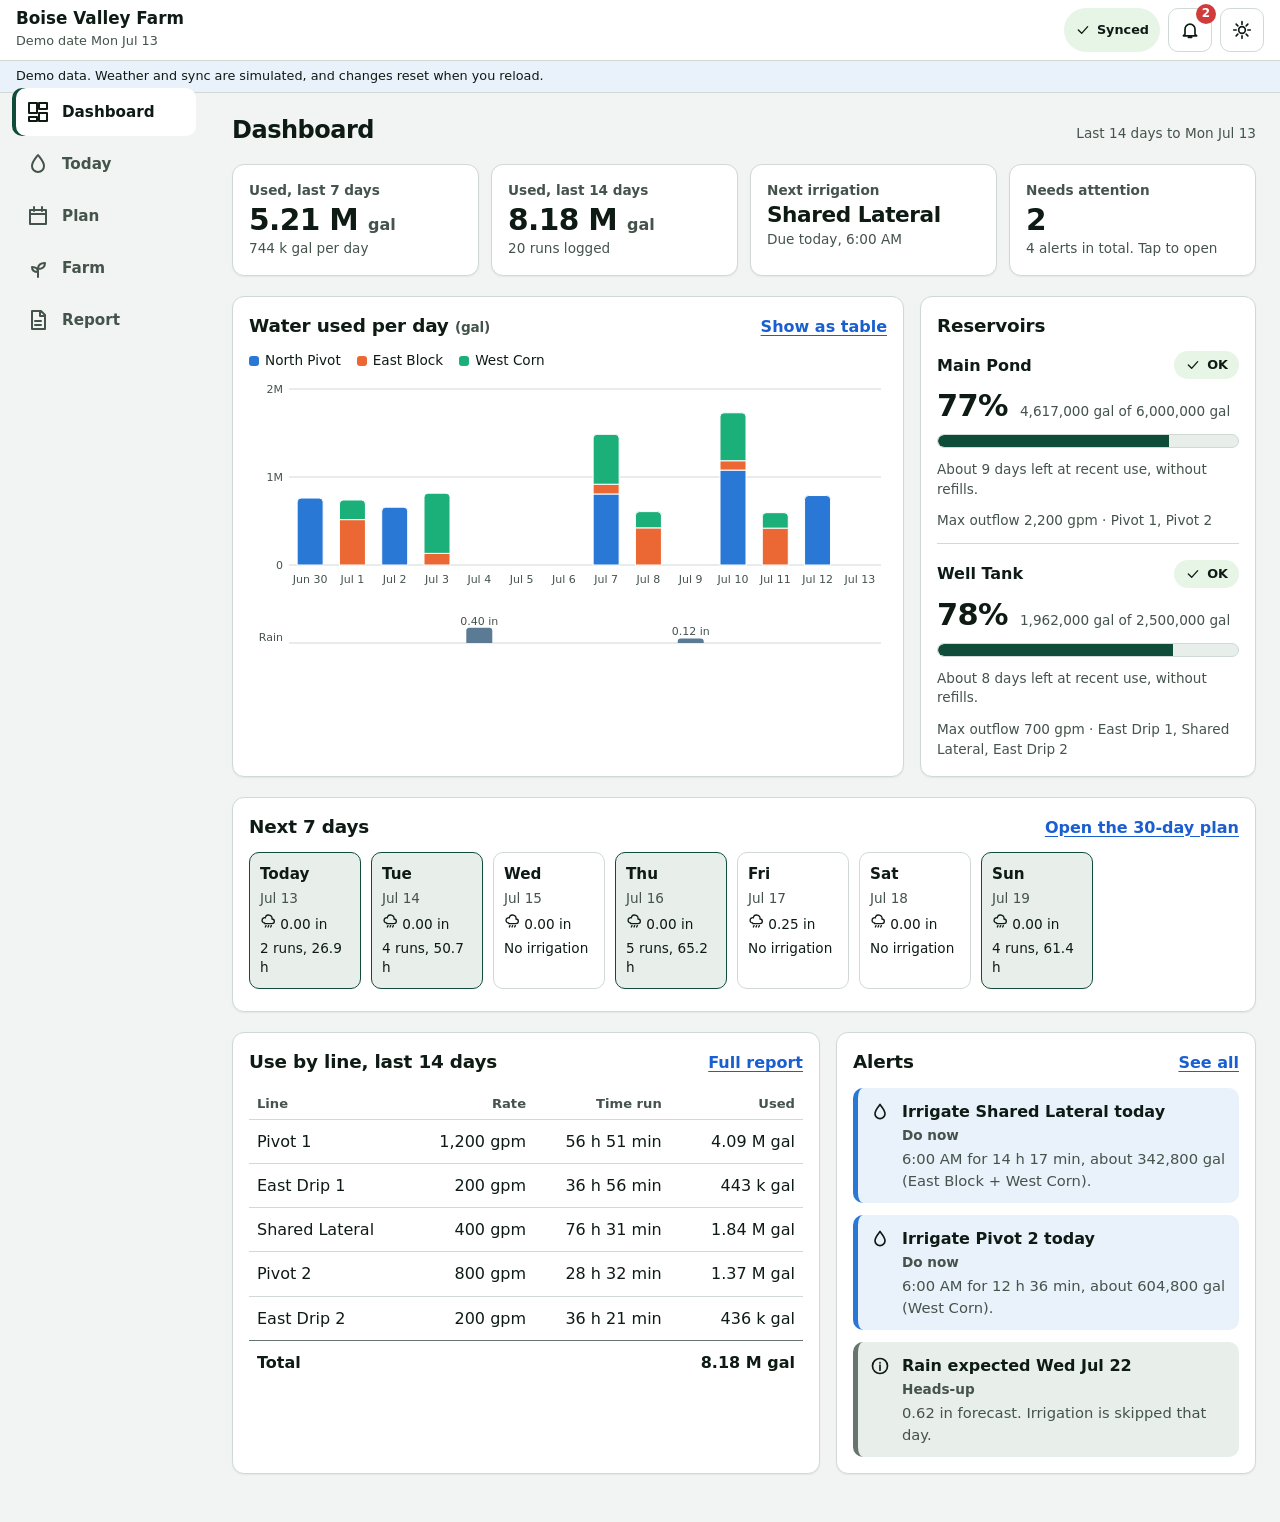
<file: docs/index.html>
<!doctype html>
<html lang="en">
<head>
  <meta charset="utf-8">
  <meta name="viewport" content="width=device-width, initial-scale=1, viewport-fit=cover">
  <title>FarmLand demo</title>
  <meta name="description" content="Irrigation tracking, water use and 30-day planning for small and medium farms. Demo with sample data.">
  <meta name="theme-color" content="#0f4c3a">
  <link rel="manifest" href="manifest.webmanifest">
  <link rel="icon" href="icons/icon-192.png">
  <link rel="apple-touch-icon" href="icons/apple-touch-icon.png">
  <link rel="stylesheet" href="styles.css">
</head>
<body>
  <div id="app"><p style="padding:24px;font:16px system-ui">Loading FarmLand demo…</p></div>
  <noscript><p style="padding:24px;font:16px system-ui">This demo needs JavaScript.</p></noscript>
  <script type="module" src="app.js"></script>
</body>
</html>
</file>
<file: docs/styles.css>
/* FarmLand v2 demo. Tokens first; everything below reads from them so branding can be swapped later. */
:root {
  color-scheme: light;
  --bg: #f1f4f2;
  --surface: #ffffff;
  --surface-2: #e8eeea;
  --ink: #0e1b15;
  --ink-2: #44534b;
  --ink-3: #66756d;
  --line: #d0d9d4;
  --accent: #0f4c3a;
  --accent-ink: #ffffff;
  --focus: #1a5fd0;
  --s1: #2a78d6; /* North Pivot */
  --s2: #eb6834; /* East Block */
  --s3: #1baf7a; /* West Corn */
  --rain: #5b7b95;
  --good: #0ca30c;
  --warn: #fab219;
  --serious: #ec835a;
  --crit: #d03b3b;
  --warn-bg: #fff6df;
  --crit-bg: #fdecec;
  --info-bg: #e9f1fb;
  --good-bg: #e6f5e6;
  --shadow: 0 1px 2px rgba(14, 27, 21, 0.06);
}
@media (prefers-color-scheme: dark) {
  :root:not([data-theme='light']) {
    color-scheme: dark;
    --bg: #0e1411;
    --surface: #17201b;
    --surface-2: #212c26;
    --ink: #eef3ef;
    --ink-2: #bcc8c0;
    --ink-3: #93a39a;
    --line: #2d3a33;
    --accent: #7fd1ad;
    --accent-ink: #08140e;
    --focus: #7db0ff;
    --s1: #3987e5;
    --s2: #d95926;
    --s3: #199e70;
    --rain: #8fb0cb;
    --warn-bg: #3a2f10;
    --crit-bg: #3b1d1d;
    --info-bg: #17283a;
    --good-bg: #17301a;
    --shadow: none;
  }
}

* { box-sizing: border-box; }
html { -webkit-text-size-adjust: 100%; }
body {
  margin: 0;
  background: var(--bg);
  color: var(--ink);
  font: 16px/1.45 system-ui, -apple-system, 'Segoe UI', Roboto, 'Helvetica Neue', Arial, sans-serif;
  font-variant-numeric: tabular-nums;
}
h1, h2, h3, p { margin: 0; }
h2 { font-size: 1.15rem; font-weight: 650; letter-spacing: -0.01em; }
h3 { font-size: 1rem; font-weight: 650; }
button, input, select { font: inherit; color: inherit; }
button { cursor: pointer; }
:focus-visible { outline: 3px solid var(--focus); outline-offset: 2px; }
.sr { position: absolute; width: 1px; height: 1px; overflow: hidden; clip: rect(0 0 0 0); white-space: nowrap; }
.muted { color: var(--ink-2); }
.small { font-size: 0.85rem; }
.num { font-variant-numeric: tabular-nums; }
.right { text-align: right; }
.row { display: flex; align-items: center; gap: 10px; }
.wrap { flex-wrap: wrap; }
.grow { flex: 1; min-width: 0; }
.stack > * + * { margin-top: 12px; }
.stack-lg > * + * { margin-top: 20px; }
.icon { width: 20px; height: 20px; flex: none; fill: none; stroke: currentColor; stroke-width: 2; stroke-linecap: round; stroke-linejoin: round; }

/* ---------- shell ---------- */
.app { min-height: 100dvh; }
.top {
  position: sticky; top: 0; z-index: 20; background: var(--surface); border-bottom: 1px solid var(--line);
  padding: max(8px, env(safe-area-inset-top)) 16px 8px; display: flex; align-items: center; gap: 8px;
}
.brand { min-width: 0; flex: 1; }
.brand b { display: block; font-size: 1.05rem; line-height: 1.2; white-space: nowrap; overflow: hidden; text-overflow: ellipsis; }
.brand span { font-size: 0.8rem; color: var(--ink-2); }
.iconbtn {
  position: relative; width: 44px; height: 44px; border-radius: 10px; border: 1px solid var(--line); background: var(--surface);
  display: grid; place-items: center;
}
.iconbtn .badge {
  position: absolute; top: -5px; right: -5px; min-width: 20px; height: 20px; padding: 0 5px; border-radius: 10px;
  background: var(--crit); color: #fff; font-size: 0.75rem; font-weight: 700; display: grid; place-items: center;
}
.demo-strip { background: var(--info-bg); color: var(--ink); font-size: 0.8rem; padding: 6px 16px; border-bottom: 1px solid var(--line); }
main { padding: 16px 16px 104px; max-width: 1180px; margin: 0 auto; }
.tabs {
  position: fixed; left: 0; right: 0; bottom: 0; z-index: 20; display: grid; grid-template-columns: repeat(5, 1fr);
  background: var(--surface); border-top: 1px solid var(--line); padding-bottom: env(safe-area-inset-bottom);
}
.tab {
  display: flex; flex-direction: column; align-items: center; justify-content: center; gap: 2px; min-height: 58px; padding: 6px 2px;
  color: var(--ink-2); text-decoration: none; font-size: 0.72rem; font-weight: 600; border-top: 3px solid transparent;
}
.tab[aria-current='page'] { color: var(--ink); border-top-color: var(--accent); }
.tab .icon { width: 24px; height: 24px; }
@media (min-width: 900px) {
  .app { display: grid; grid-template-columns: 208px minmax(0, 1fr); grid-template-rows: auto auto 1fr; }
  .top, .demo-strip { grid-column: 1 / -1; }
  .tabs {
    position: sticky; top: 72px; align-self: start; grid-row: 3; grid-column: 1; display: flex; flex-direction: column;
    border: 0; background: transparent; padding: 16px 12px; gap: 4px; height: calc(100dvh - 72px);
  }
  .tab { flex-direction: row; justify-content: flex-start; gap: 12px; font-size: 0.95rem; padding: 0 14px; min-height: 48px; border-radius: 10px; border-top: 0; }
  .tab[aria-current='page'] { background: var(--surface); box-shadow: inset 4px 0 0 var(--accent); }
  main { grid-row: 3; grid-column: 2; width: 100%; padding: 24px 24px 48px; }
}

/* ---------- primitives ---------- */
.card { background: var(--surface); border: 1px solid var(--line); border-radius: 12px; padding: 16px; box-shadow: var(--shadow); }
.card > header { display: flex; align-items: baseline; justify-content: space-between; gap: 12px; margin-bottom: 12px; }
.page-title { display: flex; align-items: flex-end; justify-content: space-between; gap: 12px; flex-wrap: wrap; margin-bottom: 16px; }
.page-title h1 { font-size: 1.5rem; font-weight: 700; letter-spacing: -0.02em; line-height: 1.15; }
.btn {
  display: inline-flex; align-items: center; justify-content: center; gap: 8px; min-height: 48px; padding: 0 18px; border-radius: 10px;
  border: 1.5px solid var(--line); background: var(--surface); font-weight: 650;
}
.btn.primary { background: var(--accent); color: var(--accent-ink); border-color: var(--accent); }
.btn.stop { background: var(--crit); color: #fff; border-color: var(--crit); }
.btn.sm { min-height: 44px; padding: 0 14px; font-size: 0.9rem; }
.btn.block { width: 100%; }
.btn[disabled] { opacity: 0.5; cursor: not-allowed; }
.link { background: none; border: 0; padding: 0; color: var(--focus); font-weight: 600; text-decoration: underline; text-underline-offset: 3px; }
.chip {
  display: inline-flex; align-items: center; gap: 6px; padding: 3px 10px; min-height: 28px; border-radius: 999px; font-size: 0.8rem;
  font-weight: 600; border: 1px solid var(--line); background: var(--surface); white-space: nowrap; color: var(--ink);
}
.chip .icon { width: 16px; height: 16px; }
.chip.good { background: var(--good-bg); border-color: transparent; }
.chip.warn { background: var(--warn-bg); border-color: transparent; }
.chip.crit { background: var(--crit-bg); border-color: transparent; }
.chip.info { background: var(--info-bg); border-color: transparent; }
.chip.btnlike { cursor: pointer; }
.dot { width: 10px; height: 10px; border-radius: 3px; flex: none; display: inline-block; }
.seg { display: inline-flex; border: 1.5px solid var(--line); border-radius: 10px; overflow: hidden; background: var(--surface); }
.seg button { border: 0; background: transparent; min-height: 44px; padding: 0 14px; font-weight: 600; color: var(--ink-2); }
.seg button + button { border-left: 1.5px solid var(--line); }
.seg button[aria-checked='true'] { background: var(--accent); color: var(--accent-ink); }
.field { display: block; }
.field > span { display: block; font-size: 0.85rem; font-weight: 600; margin-bottom: 4px; color: var(--ink-2); }
.input {
  width: 100%; min-height: 48px; padding: 0 12px; border: 1.5px solid var(--line); border-radius: 8px; background: var(--surface);
}
.row > .input { flex: 1; min-width: 0; }
.err { color: var(--crit); font-weight: 600; font-size: 0.9rem; }
@media (prefers-color-scheme: dark) { :root:not([data-theme='light']) .err { color: #ff8f8f; } }
.grid { display: grid; gap: 16px; }
.cols-2 { grid-template-columns: repeat(2, minmax(0, 1fr)); }
@media (min-width: 900px) {
  .dash-main { grid-template-columns: minmax(0, 8fr) minmax(0, 4fr); }
  .dash-bottom { grid-template-columns: minmax(0, 7fr) minmax(0, 5fr); }
  .cards-3 { grid-template-columns: repeat(3, minmax(0, 1fr)); }
  .cards-2 { grid-template-columns: repeat(2, minmax(0, 1fr)); }
  .kpis { grid-template-columns: repeat(4, minmax(0, 1fr)); }
}
.kpis { grid-template-columns: repeat(2, minmax(0, 1fr)); gap: 12px; }
.kpi .label { font-size: 0.85rem; color: var(--ink-2); font-weight: 600; }
.kpi .value { font-size: clamp(1.45rem, 6.4vw, 1.85rem); font-weight: 700; letter-spacing: -0.02em; line-height: 1.15; margin-top: 2px; }
.kpi .value small { font-size: 1rem; font-weight: 600; color: var(--ink-2); letter-spacing: 0; }
.kpi .sub { font-size: 0.85rem; color: var(--ink-2); margin-top: 2px; }
.kpi.btnlike { text-align: left; cursor: pointer; width: 100%; font: inherit; color: inherit; }

/* the formula: rate x time = volume, shown wherever a number is produced */
.formula {
  display: flex; flex-wrap: wrap; align-items: baseline; gap: 2px 10px; background: var(--surface-2); border-left: 4px solid var(--accent);
  padding: 8px 12px; border-radius: 4px 8px 8px 4px; font-variant-numeric: tabular-nums; font-size: 0.95rem;
}
.formula .op { color: var(--ink-2); }
.formula .res { font-weight: 750; font-size: 1.08rem; }

/* alerts */
.alert { display: flex; gap: 12px; padding: 12px; border-radius: 10px; border-left: 5px solid var(--ink-3); background: var(--surface-2); }
.alert .icon { margin-top: 2px; }
.alert.action { background: var(--info-bg); border-left-color: var(--s1); }
.alert.warn { background: var(--warn-bg); border-left-color: var(--warn); }
.alert.crit { background: var(--crit-bg); border-left-color: var(--crit); }
.alert b { display: block; }
.alert p { color: var(--ink-2); font-size: 0.92rem; margin-top: 2px; }

/* lines on Today */
.line-card { display: flex; flex-direction: column; gap: 12px; }
.line-card.running { border-color: var(--accent); box-shadow: 0 0 0 2px var(--accent); }
.timer { font-size: 2.4rem; font-weight: 750; letter-spacing: -0.02em; line-height: 1; }

/* gauges */
.gauge { height: 14px; border-radius: 7px; background: var(--surface-2); overflow: hidden; position: relative; border: 1px solid var(--line); }
.gauge > i { display: block; height: 100%; background: var(--accent); border-radius: 7px 0 0 7px; }
.gauge.low > i { background: var(--crit); }
.pct { font-size: 1.9rem; font-weight: 750; letter-spacing: -0.02em; line-height: 1; }

/* tables */
.tbl { width: 100%; border-collapse: collapse; }
.tbl th { text-align: left; font-size: 0.82rem; color: var(--ink-2); font-weight: 650; padding: 6px 8px; border-bottom: 1.5px solid var(--line); }
.tbl td { padding: 10px 8px; border-bottom: 1px solid var(--line); vertical-align: top; }
.tbl th.r, .tbl td.r { text-align: right; }
.tbl tr:last-child td { border-bottom: 0; }
.tbl tfoot td { font-weight: 700; border-top: 1.5px solid var(--ink-3); border-bottom: 0; }

/* charts */
.chart { position: relative; }
.chart svg { display: block; width: 100%; height: auto; overflow: visible; }
.chart text { fill: var(--ink-2); font-size: 11px; font-family: inherit; }
.chart .grid-line { stroke: var(--line); stroke-width: 1; }
.chart .bar-hit { fill: transparent; cursor: pointer; }
.chart .bar-hit:hover, .chart .bar-hit.on { fill: rgba(120, 140, 130, 0.14); }
.tip {
  position: absolute; z-index: 5; pointer-events: none; background: var(--surface); border: 1px solid var(--ink-3); border-radius: 8px;
  padding: 8px 10px; font-size: 0.82rem; box-shadow: 0 4px 14px rgba(0, 0, 0, 0.18); min-width: 150px; transform: translate(-50%, 0);
}
.tip b { display: block; margin-bottom: 4px; }
.tip .tr { display: flex; justify-content: space-between; gap: 12px; align-items: center; }
.legend { display: flex; flex-wrap: wrap; gap: 6px 16px; font-size: 0.85rem; margin: 0 0 8px; }
.legend span { display: inline-flex; align-items: center; gap: 6px; }

/* next 7 days */
.strip { display: flex; gap: 10px; overflow-x: auto; padding-bottom: 6px; scroll-snap-type: x proximity; }
.daychip {
  flex: 0 0 112px; scroll-snap-align: start; border: 1px solid var(--line); border-radius: 10px; padding: 10px; background: var(--surface);
  text-align: left; display: flex; flex-direction: column; gap: 4px; font-size: 0.85rem;
}
.daychip b { font-size: 0.95rem; }
.daychip.irr { border-color: var(--accent); background: var(--surface-2); }

/* plan */
.day { border-top: 1px solid var(--line); padding: 14px 0; }
.day:first-child { border-top: 0; }
.day.quiet { padding: 8px 0; }
.day-head { display: flex; align-items: center; gap: 10px; flex-wrap: wrap; }
.day-head b { min-width: 96px; }
.item {
  display: flex; align-items: center; gap: 12px; width: 100%; text-align: left; background: var(--surface); border: 1px solid var(--line);
  border-left: 5px solid var(--accent); border-radius: 8px; padding: 10px 12px; margin-top: 8px; min-height: 56px;
}
.item.short { border-left-color: var(--crit); background: var(--crit-bg); }
.item .big { font-weight: 700; }
.why-step { padding: 10px 0; border-top: 1px solid var(--line); }
.why-step:first-of-type { border-top: 0; }
.why-step h3 { font-size: 0.9rem; color: var(--ink-2); margin-bottom: 6px; font-weight: 650; }

/* report */
.rep-row { border-top: 1px solid var(--line); }
.rep-row > button {
  display: grid; grid-template-columns: 1fr auto; gap: 4px 12px; width: 100%; text-align: left; background: none; border: 0; padding: 12px 4px; min-height: 56px;
}
.rep-row .runs { padding: 0 4px 12px; display: grid; gap: 10px; }
.run-line { border: 1px solid var(--line); border-radius: 8px; padding: 10px; background: var(--bg); }
.print-only { display: none; }

/* sheets */
.scrim { position: fixed; inset: 0; z-index: 40; background: rgba(8, 18, 13, 0.5); display: flex; align-items: flex-end; justify-content: center; }
.sheet {
  width: 100%; max-height: 90dvh; overflow: auto; background: var(--surface); border-radius: 18px 18px 0 0; padding: 8px 16px calc(20px + env(safe-area-inset-bottom));
}
.sheet-head { position: sticky; top: 0; background: var(--surface); display: flex; align-items: center; justify-content: space-between; gap: 12px; padding: 12px 0 8px; z-index: 2; }
.sheet-head h2 { font-size: 1.2rem; }
@media (min-width: 700px) {
  .scrim { align-items: center; }
  .sheet { max-width: 600px; border-radius: 16px; padding: 8px 24px 24px; }
}
.toast {
  position: fixed; left: 50%; transform: translateX(-50%); top: calc(76px + env(safe-area-inset-top)); z-index: 60; background: var(--ink); color: var(--bg);
  padding: 12px 18px; border-radius: 10px; font-weight: 600; max-width: min(92vw, 520px); box-shadow: 0 6px 20px rgba(0, 0, 0, 0.3);
}
.switch { display: inline-flex; align-items: center; gap: 12px; min-height: 48px; }
.switch input { width: 24px; height: 24px; accent-color: var(--accent); }
.notdemo { font-size: 0.75rem; font-weight: 700; padding: 2px 8px; border-radius: 4px; background: var(--surface-2); color: var(--ink-2); }
.spin { animation: spin 0.9s linear infinite; }
@keyframes spin { to { transform: rotate(360deg); } }
@media (prefers-reduced-motion: reduce) { .spin { animation: none; } * { scroll-behavior: auto !important; } }

/* print: the report becomes a clean one-column document */
@media print {
  .top, .tabs, .demo-strip, .no-print, .toast, .scrim { display: none !important; }
  .print-only { display: block; }
  body { background: #fff; color: #000; }
  main { padding: 0; max-width: none; }
  .card { border: 0; box-shadow: none; padding: 0; }
  .app { display: block; }
  .rep-row > button { padding: 6px 0; }
  .rep-row .runs { display: grid !important; }
}

@media (min-width: 900px) {
  .kpis { grid-template-columns: repeat(4, minmax(0, 1fr)); }
}
</file>
